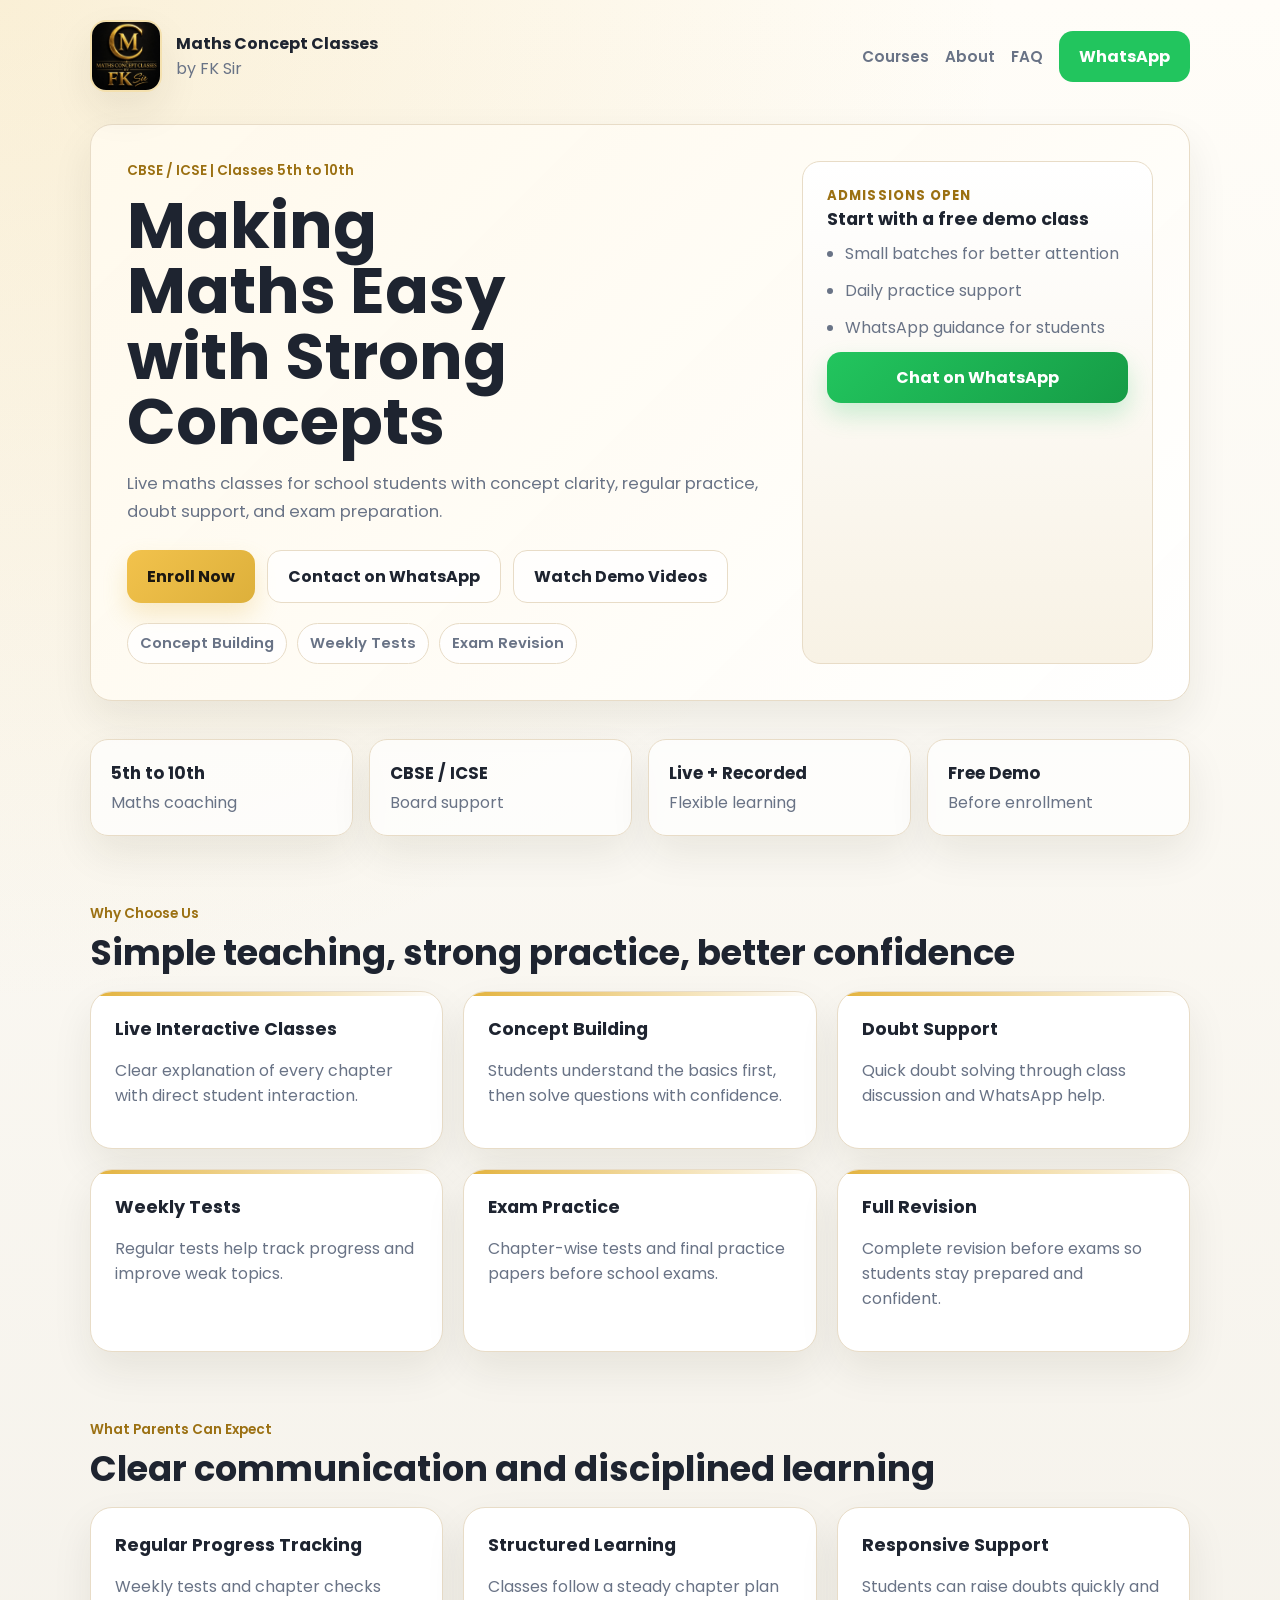
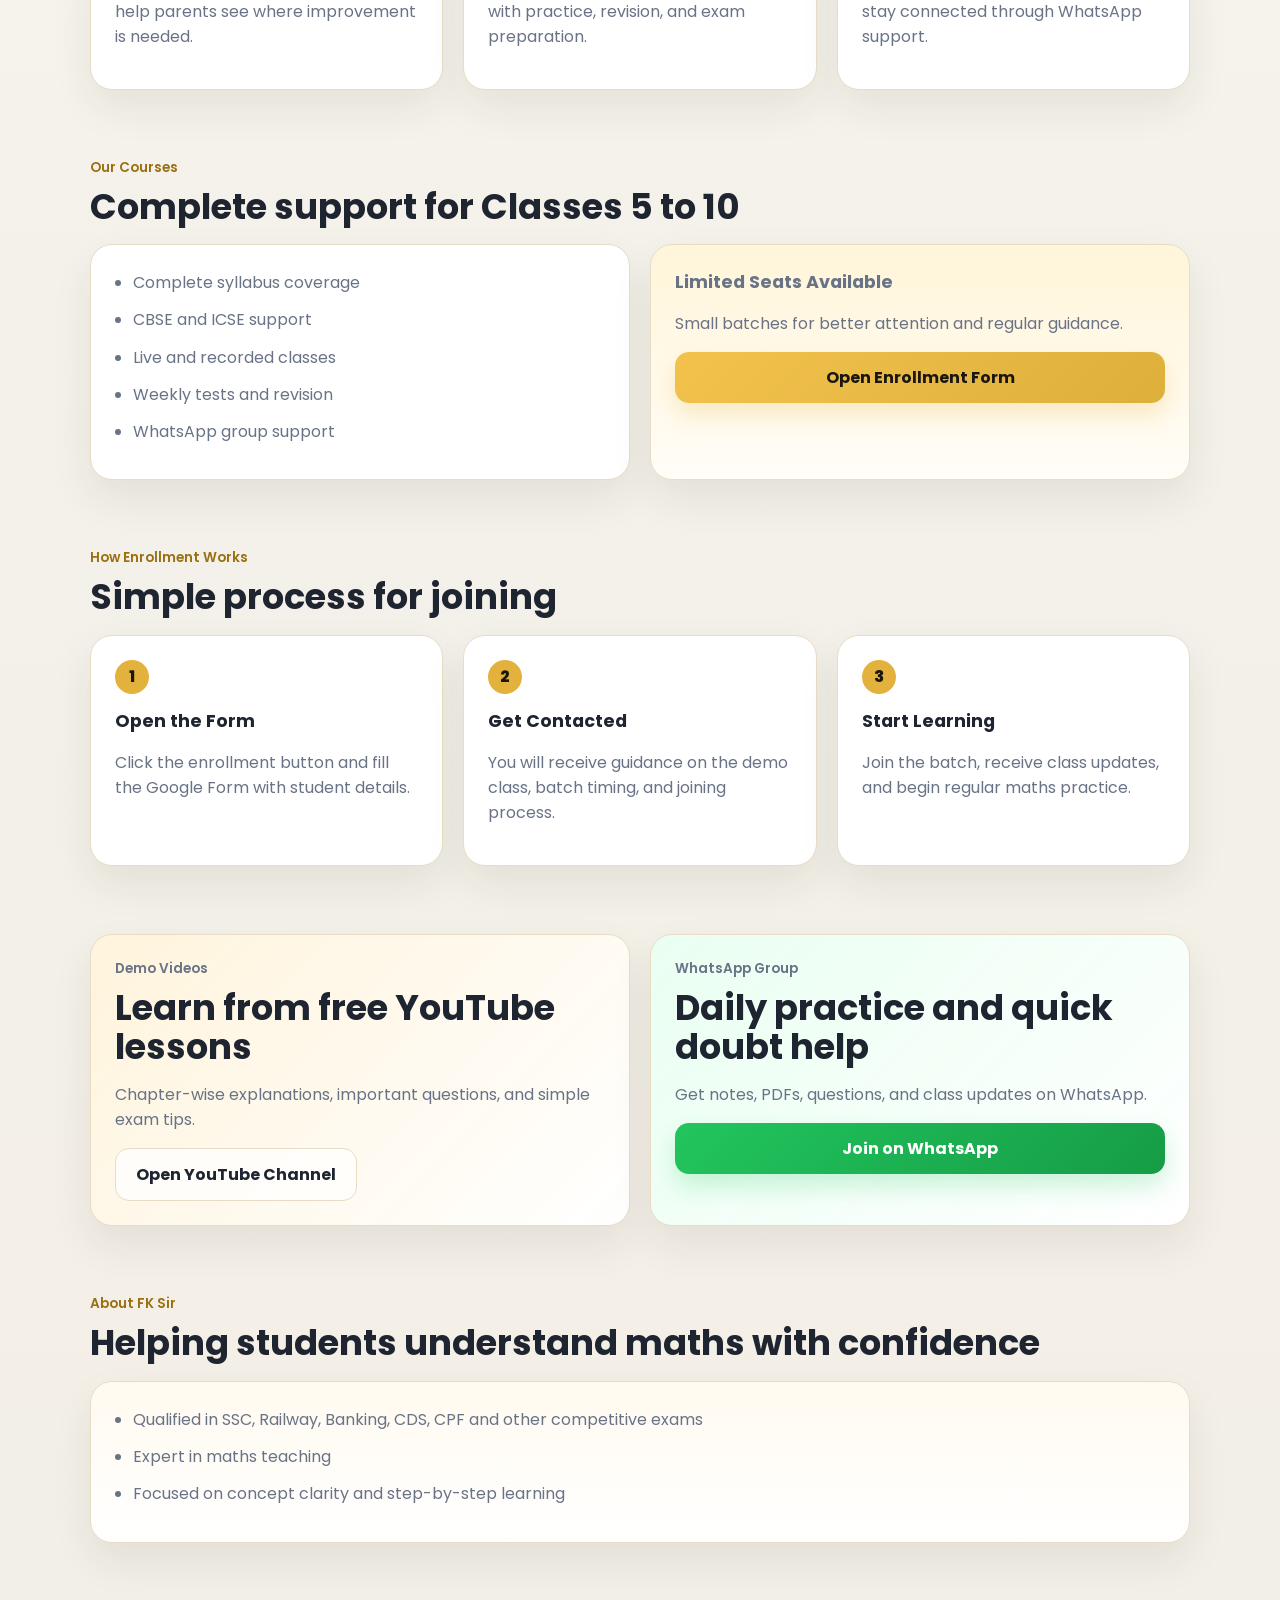
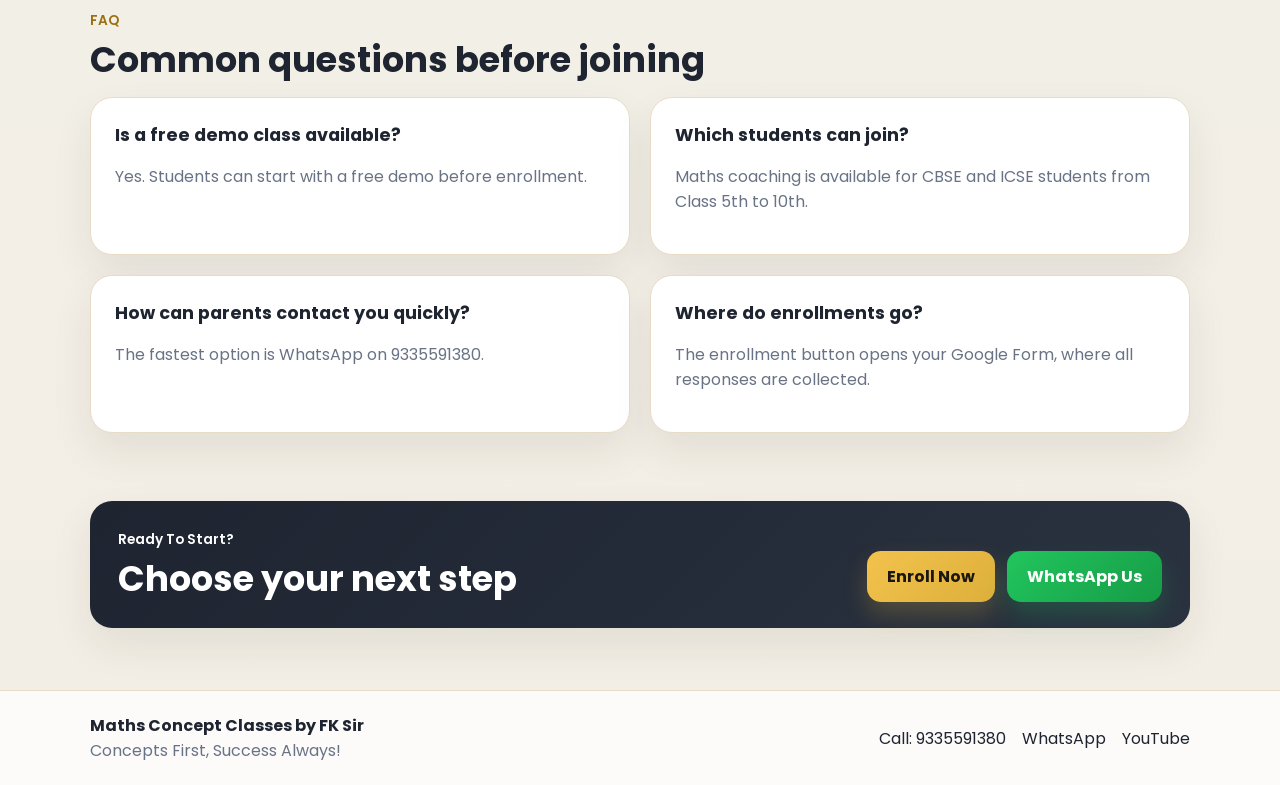
<file: index.html>
<!DOCTYPE html>
<html lang="en">
  <head>
    <meta charset="UTF-8" />
    <meta name="viewport" content="width=device-width, initial-scale=1.0" />
    <title>Maths Concept Classes by FK Sir | Class 5 to 10 Maths Coaching</title>
    <meta
      name="description"
      content="Maths Concept Classes by FK Sir offers maths coaching for CBSE and ICSE students from Class 5 to 10 with concept building, weekly tests, doubt support, and free demo classes."
    />
    <meta
      name="keywords"
      content="Maths Concept Classes, FK Sir, maths coaching, class 5 maths, class 6 maths, class 7 maths, class 8 maths, class 9 maths, class 10 maths, CBSE maths tuition, ICSE maths tuition"
    />
    <meta name="author" content="Maths Concept Classes by FK Sir" />
    <meta name="robots" content="index, follow" />
    <link rel="canonical" href="https://maths-concept-classes.pages.dev/" />
    <meta property="og:type" content="website" />
    <meta property="og:title" content="Maths Concept Classes by FK Sir" />
    <meta
      property="og:description"
      content="Maths coaching for Class 5 to 10 students with concept clarity, practice support, and free demo classes."
    />
    <meta property="og:url" content="https://maths-concept-classes.pages.dev/" />
    <meta property="og:image" content="https://maths-concept-classes.pages.dev/logo.jpeg" />
    <meta property="og:site_name" content="Maths Concept Classes by FK Sir" />
    <meta name="twitter:card" content="summary_large_image" />
    <meta name="twitter:title" content="Maths Concept Classes by FK Sir" />
    <meta
      name="twitter:description"
      content="Maths coaching for CBSE and ICSE students from Class 5 to 10."
    />
    <meta name="twitter:image" content="https://maths-concept-classes.pages.dev/logo.jpeg" />
    <link rel="preconnect" href="https://fonts.googleapis.com" />
    <link rel="preconnect" href="https://fonts.gstatic.com" crossorigin />
    <link
      href="https://fonts.googleapis.com/css2?family=Poppins:wght@400;500;600;700;800&display=swap"
      rel="stylesheet"
    />
    <link rel="icon" type="image/jpeg" href="logo.jpeg" />
    <link rel="stylesheet" href="styles.css" />
  </head>
  <body>
    <header class="hero">
      <div class="container">
        <nav class="topbar">
          <div class="brand">
            <img
              class="logo-image"
              src="logo.jpeg"
              alt="Maths Concept Classes by FK Sir logo"
            />
            <div>
              <p class="brand-title">Maths Concept Classes</p>
              <p class="brand-subtitle">by FK Sir</p>
            </div>
          </div>
          <div class="topbar-right">
            <div class="nav-links">
              <a href="#courses">Courses</a>
              <a href="#about">About</a>
              <a href="#faq">FAQ</a>
            </div>
            <a
              class="small-button whatsapp"
              href="https://wa.me/919335591380"
              target="_blank"
              rel="noopener noreferrer"
            >
              WhatsApp
            </a>
          </div>
        </nav>

        <section class="hero-card">
          <div class="hero-layout">
            <div>
              <p class="tag">CBSE / ICSE | Classes 5th to 10th</p>
              <h1>Making Maths Easy with Strong Concepts</h1>
              <p class="hero-text">
                Live maths classes for school students with concept clarity, regular practice,
                doubt support, and exam preparation.
              </p>
              <div class="hero-actions">
                <a
                  class="button primary"
                  href="https://docs.google.com/forms/d/e/1FAIpQLSeyi8m3rraxZaYsCzaBlF_fvD7SgjYBzrrBfO2bOgqhU-t4zw/viewform"
                  target="_blank"
                  rel="noopener noreferrer"
                >
                  Enroll Now
                </a>
                <a
                  class="button secondary"
                  href="https://wa.me/919335591380"
                  target="_blank"
                  rel="noopener noreferrer"
                >
                  Contact on WhatsApp
                </a>
                <a
                  class="button secondary"
                  href="https://www.youtube.com/@mathsconceptclasses2026"
                  target="_blank"
                  rel="noopener noreferrer"
                >
                  Watch Demo Videos
                </a>
              </div>
              <div class="hero-tags">
                <span>Concept Building</span>
                <span>Weekly Tests</span>
                <span>Exam Revision</span>
              </div>
            </div>
            <aside class="hero-side">
              <p class="side-label">Admissions Open</p>
              <h3>Start with a free demo class</h3>
              <ul class="list side-list">
                <li>Small batches for better attention</li>
                <li>Daily practice support</li>
                <li>WhatsApp guidance for students</li>
              </ul>
              <a
                class="button whatsapp full"
                href="https://wa.me/919335591380"
                target="_blank"
                rel="noopener noreferrer"
              >
                Chat on WhatsApp
              </a>
            </aside>
          </div>
        </section>
      </div>
    </header>

    <main class="container">
      <section class="section stats-section">
        <div class="stats-grid">
          <div class="stat-card">
            <strong>5th to 10th</strong>
            <span>Maths coaching</span>
          </div>
          <div class="stat-card">
            <strong>CBSE / ICSE</strong>
            <span>Board support</span>
          </div>
          <div class="stat-card">
            <strong>Live + Recorded</strong>
            <span>Flexible learning</span>
          </div>
          <div class="stat-card">
            <strong>Free Demo</strong>
            <span>Before enrollment</span>
          </div>
        </div>
      </section>

      <section class="section">
        <div class="section-head">
          <p class="tag">Why Choose Us</p>
          <h2>Simple teaching, strong practice, better confidence</h2>
        </div>
        <div class="grid three">
          <div class="card feature-card">
            <h3>Live Interactive Classes</h3>
            <p>Clear explanation of every chapter with direct student interaction.</p>
          </div>
          <div class="card feature-card">
            <h3>Concept Building</h3>
            <p>Students understand the basics first, then solve questions with confidence.</p>
          </div>
          <div class="card feature-card">
            <h3>Doubt Support</h3>
            <p>Quick doubt solving through class discussion and WhatsApp help.</p>
          </div>
          <div class="card feature-card">
            <h3>Weekly Tests</h3>
            <p>Regular tests help track progress and improve weak topics.</p>
          </div>
          <div class="card feature-card">
            <h3>Exam Practice</h3>
            <p>Chapter-wise tests and final practice papers before school exams.</p>
          </div>
          <div class="card feature-card">
            <h3>Full Revision</h3>
            <p>Complete revision before exams so students stay prepared and confident.</p>
          </div>
        </div>
      </section>

      <section class="section trust-section">
        <div class="section-head">
          <p class="tag">What Parents Can Expect</p>
          <h2>Clear communication and disciplined learning</h2>
        </div>
        <div class="grid three">
          <div class="card trust-card">
            <h3>Regular Progress Tracking</h3>
            <p>Weekly tests and chapter checks help parents see where improvement is needed.</p>
          </div>
          <div class="card trust-card">
            <h3>Structured Learning</h3>
            <p>Classes follow a steady chapter plan with practice, revision, and exam preparation.</p>
          </div>
          <div class="card trust-card">
            <h3>Responsive Support</h3>
            <p>Students can raise doubts quickly and stay connected through WhatsApp support.</p>
          </div>
        </div>
      </section>

      <section class="section" id="courses">
        <div class="section-head">
          <p class="tag">Our Courses</p>
          <h2>Complete support for Classes 5 to 10</h2>
        </div>
        <div class="grid two">
          <div class="card">
            <ul class="list">
              <li>Complete syllabus coverage</li>
              <li>CBSE and ICSE support</li>
              <li>Live and recorded classes</li>
              <li>Weekly tests and revision</li>
              <li>WhatsApp group support</li>
            </ul>
          </div>
          <div class="card highlight">
            <p class="big-line">Limited Seats Available</p>
            <p>Small batches for better attention and regular guidance.</p>
            <a
              class="button primary full"
              href="https://docs.google.com/forms/d/e/1FAIpQLSeyi8m3rraxZaYsCzaBlF_fvD7SgjYBzrrBfO2bOgqhU-t4zw/viewform"
              target="_blank"
              rel="noopener noreferrer"
            >
              Open Enrollment Form
            </a>
          </div>
        </div>
      </section>

      <section class="section">
        <div class="section-head">
          <p class="tag">How Enrollment Works</p>
          <h2>Simple process for joining</h2>
        </div>
        <div class="process-grid">
          <div class="card process-card">
            <span class="step-number">1</span>
            <h3>Open the Form</h3>
            <p>Click the enrollment button and fill the Google Form with student details.</p>
          </div>
          <div class="card process-card">
            <span class="step-number">2</span>
            <h3>Get Contacted</h3>
            <p>You will receive guidance on the demo class, batch timing, and joining process.</p>
          </div>
          <div class="card process-card">
            <span class="step-number">3</span>
            <h3>Start Learning</h3>
            <p>Join the batch, receive class updates, and begin regular maths practice.</p>
          </div>
        </div>
      </section>

      <section class="section">
        <div class="grid two">
          <div class="card media-card youtube-card">
            <p class="tag">Demo Videos</p>
            <h2>Learn from free YouTube lessons</h2>
            <p>Chapter-wise explanations, important questions, and simple exam tips.</p>
            <a
              class="button secondary"
              href="https://www.youtube.com/@mathsconceptclasses2026"
              target="_blank"
              rel="noopener noreferrer"
            >
              Open YouTube Channel
            </a>
          </div>
          <div class="card media-card whatsapp-card">
            <p class="tag">WhatsApp Group</p>
            <h2>Daily practice and quick doubt help</h2>
            <p>Get notes, PDFs, questions, and class updates on WhatsApp.</p>
            <a
              class="button whatsapp full"
              href="https://wa.me/919335591380"
              target="_blank"
              rel="noopener noreferrer"
            >
              Join on WhatsApp
            </a>
          </div>
        </div>
      </section>

      <section class="section" id="about">
        <div class="section-head">
          <p class="tag">About FK Sir</p>
          <h2>Helping students understand maths with confidence</h2>
        </div>
        <div class="card about-card">
          <ul class="list">
            <li>Qualified in SSC, Railway, Banking, CDS, CPF and other competitive exams</li>
            <li>Expert in maths teaching</li>
            <li>Focused on concept clarity and step-by-step learning</li>
          </ul>
        </div>
      </section>

      <section class="section" id="faq">
        <div class="section-head">
          <p class="tag">FAQ</p>
          <h2>Common questions before joining</h2>
        </div>
        <div class="faq-list">
          <div class="card faq-card">
            <h3>Is a free demo class available?</h3>
            <p>Yes. Students can start with a free demo before enrollment.</p>
          </div>
          <div class="card faq-card">
            <h3>Which students can join?</h3>
            <p>Maths coaching is available for CBSE and ICSE students from Class 5th to 10th.</p>
          </div>
          <div class="card faq-card">
            <h3>How can parents contact you quickly?</h3>
            <p>The fastest option is WhatsApp on 9335591380.</p>
          </div>
          <div class="card faq-card">
            <h3>Where do enrollments go?</h3>
            <p>The enrollment button opens your Google Form, where all responses are collected.</p>
          </div>
        </div>
      </section>

      <section class="section">
        <div class="cta-banner">
          <div>
            <p class="tag">Ready To Start?</p>
            <h2>Choose your next step</h2>
          </div>
          <div class="hero-actions">
            <a
              class="button primary"
              href="https://docs.google.com/forms/d/e/1FAIpQLSeyi8m3rraxZaYsCzaBlF_fvD7SgjYBzrrBfO2bOgqhU-t4zw/viewform"
              target="_blank"
              rel="noopener noreferrer"
            >
              Enroll Now
            </a>
            <a
              class="button whatsapp"
              href="https://wa.me/919335591380"
              target="_blank"
              rel="noopener noreferrer"
            >
              WhatsApp Us
            </a>
          </div>
        </div>
      </section>
    </main>

    <footer class="footer">
      <div class="container footer-inner">
        <div>
          <p class="brand-title">Maths Concept Classes by FK Sir</p>
          <p class="footer-text">Concepts First, Success Always!</p>
        </div>
        <div class="footer-links">
          <a href="tel:+919335591380">Call: 9335591380</a>
          <a href="https://wa.me/919335591380" target="_blank" rel="noopener noreferrer">WhatsApp</a>
          <a href="https://www.youtube.com/@mathsconceptclasses2026" target="_blank" rel="noopener noreferrer">YouTube</a>
        </div>
      </div>
    </footer>

    <div class="mobile-cta">
      <a
        class="button primary"
        href="https://docs.google.com/forms/d/e/1FAIpQLSeyi8m3rraxZaYsCzaBlF_fvD7SgjYBzrrBfO2bOgqhU-t4zw/viewform"
        target="_blank"
        rel="noopener noreferrer"
      >
        Enroll
      </a>
      <a
        class="button whatsapp"
        href="https://wa.me/919335591380"
        target="_blank"
        rel="noopener noreferrer"
      >
        WhatsApp
      </a>
    </div>
  </body>
</html>
</file>
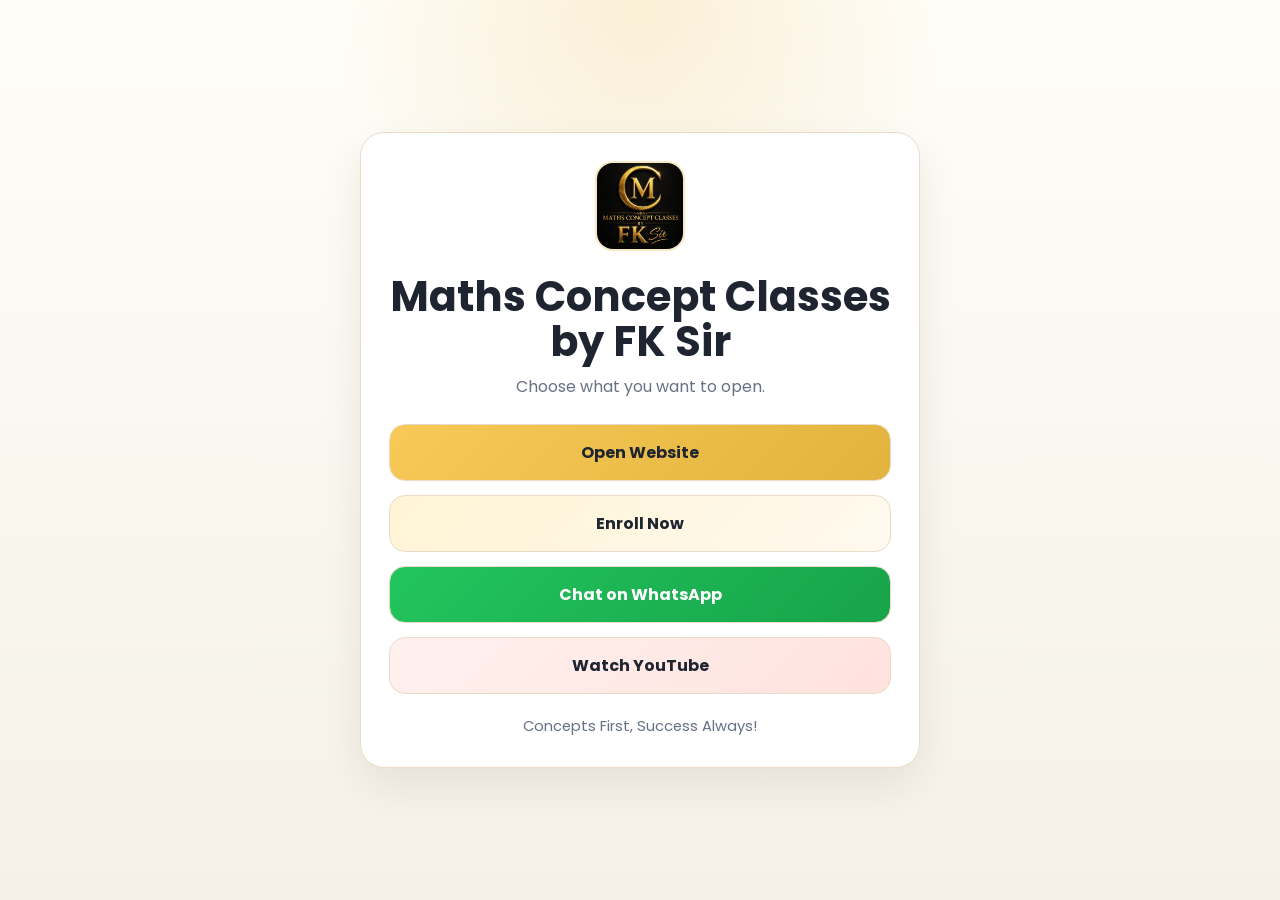
<file: links.html>
<!DOCTYPE html>
<html lang="en">
  <head>
    <meta charset="UTF-8" />
    <meta name="viewport" content="width=device-width, initial-scale=1.0" />
    <title>Quick Links | Maths Concept Classes by FK Sir</title>
    <meta
      name="description"
      content="Quick links for Maths Concept Classes by FK Sir. Open the website, enrollment form, WhatsApp, or YouTube channel."
    />
    <link rel="preconnect" href="https://fonts.googleapis.com" />
    <link rel="preconnect" href="https://fonts.gstatic.com" crossorigin />
    <link
      href="https://fonts.googleapis.com/css2?family=Poppins:wght@400;500;600;700;800&display=swap"
      rel="stylesheet"
    />
    <style>
      :root {
        --bg: #f5f1e8;
        --card: #ffffff;
        --text: #1e2430;
        --muted: #677184;
        --gold: #e2b33d;
        --green: #22c55e;
        --line: #e8dcc7;
        --shadow: 0 18px 42px rgba(39, 31, 16, 0.08);
      }

      * {
        box-sizing: border-box;
      }

      body {
        margin: 0;
        font-family: "Poppins", sans-serif;
        color: var(--text);
        background:
          radial-gradient(circle at top, rgba(226, 179, 61, 0.18), transparent 28%),
          linear-gradient(180deg, #fffdf8 0%, var(--bg) 100%);
      }

      .wrap {
        width: min(560px, calc(100% - 24px));
        margin: 0 auto;
        min-height: 100vh;
        display: grid;
        place-items: center;
        padding: 28px 0;
      }

      .card {
        width: 100%;
        background: var(--card);
        border: 1px solid var(--line);
        border-radius: 24px;
        box-shadow: var(--shadow);
        padding: 28px;
        text-align: center;
      }

      .logo {
        width: 90px;
        height: 90px;
        object-fit: cover;
        border-radius: 18px;
        border: 2px solid rgba(226, 179, 61, 0.3);
      }

      h1 {
        margin: 16px 0 8px;
        font-size: clamp(1.8rem, 5vw, 2.6rem);
        line-height: 1.1;
      }

      p {
        margin: 0;
        color: var(--muted);
        line-height: 1.7;
      }

      .grid {
        display: grid;
        gap: 14px;
        margin-top: 24px;
      }

      .button {
        display: block;
        padding: 15px 18px;
        border-radius: 16px;
        text-decoration: none;
        color: var(--text);
        font-weight: 700;
        border: 1px solid var(--line);
        background: #fff;
      }

      .button.website {
        background: linear-gradient(135deg, #f7c957 0%, var(--gold) 100%);
      }

      .button.enroll {
        background: linear-gradient(135deg, #fff4d5 0%, #fff9ef 100%);
      }

      .button.whatsapp {
        background: linear-gradient(135deg, #22c55e 0%, #17a34a 100%);
        color: #fff;
      }

      .button.youtube {
        background: linear-gradient(135deg, #fff1ef 0%, #ffe2dd 100%);
      }

      .note {
        margin-top: 20px;
        font-size: 0.92rem;
      }
    </style>
  </head>
  <body>
    <main class="wrap">
      <section class="card">
        <img class="logo" src="logo.jpeg" alt="Maths Concept Classes logo" />
        <h1>Maths Concept Classes by FK Sir</h1>
        <p>Choose what you want to open.</p>

        <div class="grid">
          <a class="button website" href="https://maths-concept-classes.pages.dev/">Open Website</a>
          <a
            class="button enroll"
            href="https://docs.google.com/forms/d/e/1FAIpQLSeyi8m3rraxZaYsCzaBlF_fvD7SgjYBzrrBfO2bOgqhU-t4zw/viewform"
          >
            Enroll Now
          </a>
          <a class="button whatsapp" href="https://wa.me/919335591380">Chat on WhatsApp</a>
          <a class="button youtube" href="https://www.youtube.com/@mathsconceptclasses2026">Watch YouTube</a>
        </div>

        <p class="note">Concepts First, Success Always!</p>
      </section>
    </main>
  </body>
</html>
</file>
<file: styles.css>
:root {
  --bg: #f4f1ea;
  --surface: #ffffff;
  --surface-soft: #fbf7ef;
  --text: #1e2430;
  --muted: #697386;
  --border: #e8dcc7;
  --primary: #e3b23c;
  --primary-dark: #9b7012;
  --green: #22c55e;
  --green-dark: #169c46;
  --shadow: 0 18px 40px rgba(44, 35, 18, 0.08);
}

* {
  box-sizing: border-box;
}

body {
  margin: 0;
  font-family: "Poppins", sans-serif;
  background:
    radial-gradient(circle at top left, rgba(227, 178, 60, 0.18), transparent 24%),
    linear-gradient(180deg, #fffdf8 0%, var(--bg) 48%, #f2eee5 100%);
  color: var(--text);
}

a {
  color: inherit;
  text-decoration: none;
}

.container {
  width: min(1100px, calc(100% - 32px));
  margin: 0 auto;
}

.hero {
  padding-bottom: 10px;
}

.topbar {
  display: flex;
  justify-content: space-between;
  align-items: center;
  gap: 16px;
  padding: 20px 0;
}

.brand {
  display: flex;
  align-items: center;
  gap: 14px;
}

.topbar-right,
.nav-links {
  display: flex;
  align-items: center;
  gap: 16px;
}

.nav-links a {
  color: var(--muted);
  font-size: 0.95rem;
  font-weight: 600;
}

.logo-image {
  width: 72px;
  height: 72px;
  object-fit: cover;
  border-radius: 16px;
  border: 2px solid rgba(227, 178, 60, 0.28);
  box-shadow: var(--shadow);
}

.brand-title,
.brand-subtitle,
.tag,
.big-line,
.footer-text {
  margin: 0;
}

.brand-title {
  font-size: 1rem;
  font-weight: 700;
}

.brand-subtitle,
.footer-text,
.card p,
.hero-text,
.list li {
  color: var(--muted);
}

.small-button,
.button {
  display: inline-flex;
  align-items: center;
  justify-content: center;
  padding: 13px 20px;
  border-radius: 14px;
  font-weight: 700;
  transition: transform 160ms ease, box-shadow 160ms ease, background 160ms ease;
}

.small-button:hover,
.button:hover {
  transform: translateY(-2px);
}

.small-button.whatsapp,
.button.whatsapp {
  background: var(--green);
  color: #fff;
}

.hero-card,
.card {
  background: var(--surface);
  border: 1px solid var(--border);
  border-radius: 22px;
  box-shadow: var(--shadow);
}

.hero-card {
  padding: 36px;
  margin: 12px 0 28px;
  background:
    linear-gradient(135deg, rgba(255, 249, 235, 0.96), rgba(255, 255, 255, 0.98)),
    var(--surface);
}

.hero-layout {
  display: grid;
  grid-template-columns: 1.3fr 0.7fr;
  gap: 24px;
  align-items: stretch;
}

.hero-side {
  padding: 24px;
  border-radius: 18px;
  background: linear-gradient(180deg, #fff 0%, #f8f2e5 100%);
  border: 1px solid var(--border);
}

.side-label {
  margin: 0;
  color: var(--primary-dark);
  font-size: 0.82rem;
  font-weight: 700;
  text-transform: uppercase;
  letter-spacing: 0.08em;
}

.side-list {
  margin: 16px 0 20px;
}

.tag {
  font-size: 0.85rem;
  font-weight: 600;
  color: var(--primary-dark);
}

h1,
h2,
h3 {
  margin: 0;
}

h1 {
  font-size: clamp(2.4rem, 5vw, 4.4rem);
  line-height: 1.02;
  margin-top: 12px;
  max-width: 11ch;
}

h2 {
  font-size: clamp(1.6rem, 3vw, 2.2rem);
  margin-top: 10px;
  line-height: 1.1;
}

h3 {
  font-size: 1.1rem;
  margin-bottom: 8px;
}

.hero-text {
  max-width: 700px;
  line-height: 1.7;
  margin: 16px 0 0;
  font-size: 1.03rem;
}

.hero-actions {
  display: flex;
  flex-wrap: wrap;
  gap: 12px;
  margin-top: 24px;
}

.button.primary {
  background: linear-gradient(135deg, #f2c24c 0%, #ddb03b 100%);
  color: #1b1710;
  box-shadow: 0 12px 24px rgba(227, 178, 60, 0.24);
}

.button.secondary {
  background: rgba(255, 255, 255, 0.75);
  border: 1px solid var(--border);
}

.button.whatsapp {
  background: linear-gradient(135deg, var(--green) 0%, var(--green-dark) 100%);
  box-shadow: 0 12px 24px rgba(34, 197, 94, 0.22);
}

.button.full {
  width: 100%;
}

.hero-tags {
  display: flex;
  flex-wrap: wrap;
  gap: 10px;
  margin-top: 20px;
}

.hero-tags span,
.stat-card span {
  color: var(--muted);
}

.hero-tags span {
  padding: 9px 12px;
  border-radius: 999px;
  background: rgba(255, 255, 255, 0.8);
  border: 1px solid var(--border);
  font-size: 0.92rem;
  font-weight: 600;
}

.section {
  padding: 34px 0;
}

.section-head {
  margin-bottom: 18px;
}

.grid {
  display: grid;
  gap: 20px;
}

.grid.three {
  grid-template-columns: repeat(3, minmax(0, 1fr));
}

.grid.two {
  grid-template-columns: repeat(2, minmax(0, 1fr));
}

.card {
  padding: 24px;
}

.trust-card,
.process-card,
.faq-card {
  min-height: 100%;
}

.feature-card {
  position: relative;
  overflow: hidden;
}

.feature-card::before {
  content: "";
  position: absolute;
  inset: 0 auto auto 0;
  width: 100%;
  height: 4px;
  background: linear-gradient(90deg, var(--primary), transparent);
}

.list {
  margin: 0;
  padding-left: 18px;
}

.list li {
  margin-bottom: 10px;
  line-height: 1.7;
}

.highlight {
  background: linear-gradient(180deg, #fff5d9 0%, #fffdf7 100%);
}

.big-line {
  font-size: 1.1rem;
  font-weight: 700;
  color: #111827;
}

.cta-card {
  text-align: center;
}

.cta-card .hero-actions {
  justify-content: center;
}

.stats-section {
  padding-top: 0;
}

.stats-grid {
  display: grid;
  grid-template-columns: repeat(4, minmax(0, 1fr));
  gap: 16px;
}

.stat-card {
  padding: 20px;
  border-radius: 18px;
  background: rgba(255, 255, 255, 0.72);
  border: 1px solid var(--border);
  box-shadow: var(--shadow);
}

.stat-card strong {
  display: block;
  margin-bottom: 4px;
  font-size: 1.05rem;
}

.media-card {
  min-height: 100%;
}

.youtube-card {
  background:
    linear-gradient(135deg, rgba(255, 243, 218, 0.95), rgba(255, 255, 255, 0.98)),
    var(--surface);
}

.whatsapp-card {
  background:
    linear-gradient(135deg, rgba(232, 255, 241, 0.95), rgba(255, 255, 255, 0.98)),
    var(--surface);
}

.about-card {
  background:
    linear-gradient(180deg, rgba(255, 250, 239, 0.9), rgba(255, 255, 255, 0.96)),
    var(--surface);
}

.process-grid,
.faq-list {
  display: grid;
  gap: 20px;
}

.process-grid {
  grid-template-columns: repeat(3, minmax(0, 1fr));
}

.faq-list {
  grid-template-columns: repeat(2, minmax(0, 1fr));
}

.step-number {
  display: inline-flex;
  width: 34px;
  height: 34px;
  align-items: center;
  justify-content: center;
  border-radius: 999px;
  background: var(--primary);
  color: #1b1710;
  font-weight: 800;
  margin-bottom: 14px;
}

.cta-banner {
  display: flex;
  justify-content: space-between;
  align-items: center;
  gap: 20px;
  padding: 26px 28px;
  border-radius: 22px;
  background: linear-gradient(135deg, #1e2430 0%, #2a3240 100%);
  color: #fff;
  box-shadow: var(--shadow);
}

.cta-banner h2,
.cta-banner .tag {
  color: #fff;
}

.footer {
  background: rgba(255, 255, 255, 0.8);
  border-top: 1px solid var(--border);
  margin-top: 28px;
}

.mobile-cta {
  display: none;
}

.footer-inner {
  display: flex;
  justify-content: space-between;
  align-items: center;
  gap: 18px;
  padding: 22px 0;
}

.footer-links {
  display: flex;
  flex-wrap: wrap;
  gap: 16px;
}

@media (max-width: 900px) {
  .hero-layout,
  .grid.three,
  .grid.two,
  .stats-grid,
  .process-grid,
  .faq-list,
  .footer-inner {
    grid-template-columns: 1fr;
    display: grid;
  }

  .cta-banner {
    flex-direction: column;
    align-items: flex-start;
  }

  .topbar-right {
    width: 100%;
    justify-content: space-between;
  }
}

@media (max-width: 640px) {
  .container {
    width: min(100% - 20px, 1100px);
  }

  .topbar {
    flex-direction: column;
    align-items: flex-start;
  }

  .topbar-right,
  .nav-links {
    width: 100%;
    flex-wrap: wrap;
  }

  .hero-card,
  .card {
    padding: 20px;
  }

  .hero-side,
  .cta-banner,
  .stat-card {
    padding: 20px;
  }

  .hero-actions {
    flex-direction: column;
  }

  .button,
  .small-button {
    width: 100%;
  }

  .mobile-cta {
    position: sticky;
    bottom: 0;
    display: grid;
    grid-template-columns: 1fr 1fr;
    gap: 10px;
    padding: 12px 10px calc(12px + env(safe-area-inset-bottom));
    background: rgba(255, 253, 248, 0.96);
    border-top: 1px solid var(--border);
    backdrop-filter: blur(10px);
  }
}
</file>
